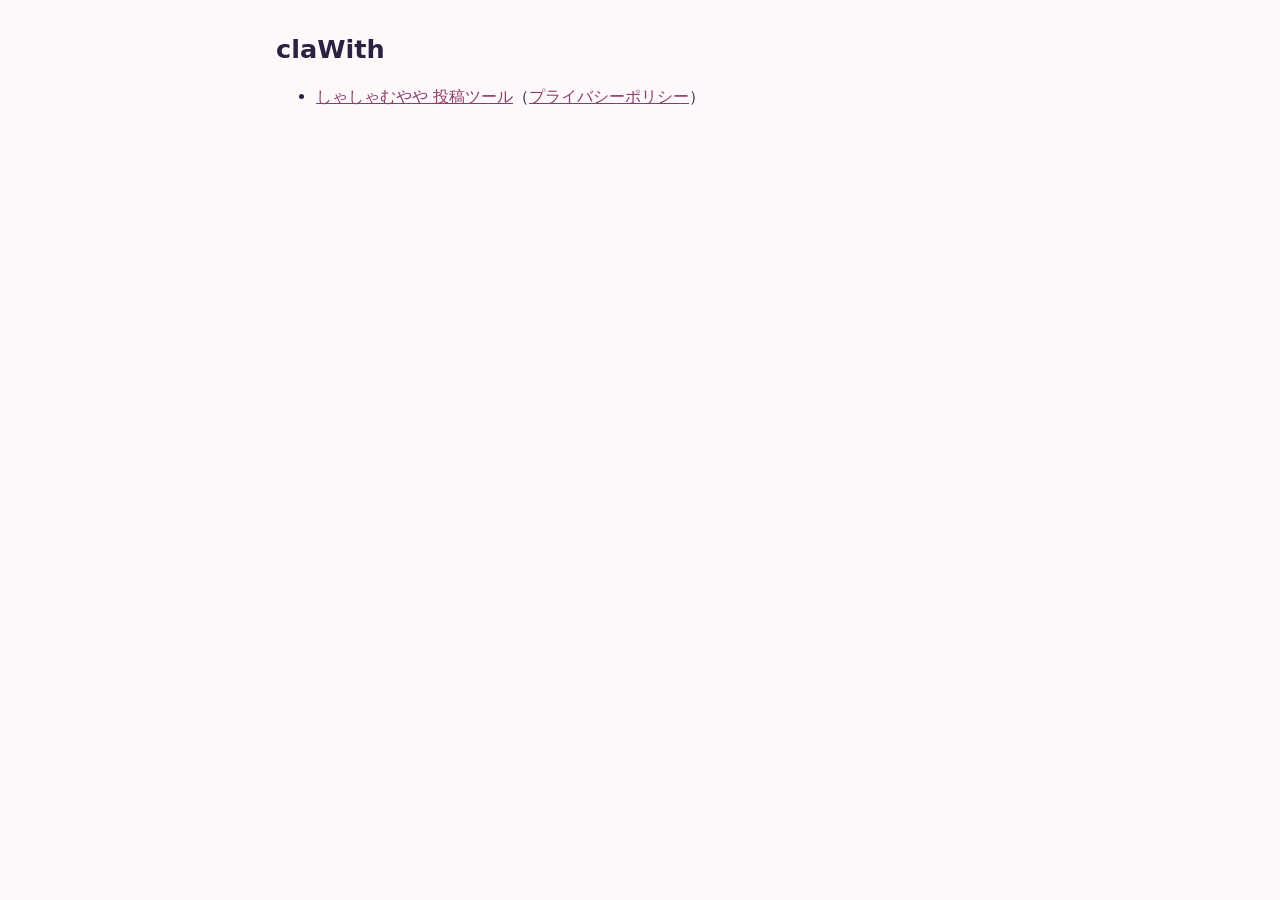
<file: index.html>
<!doctype html>
<html lang="ja">
<head>
<meta charset="utf-8">
<meta name="viewport" content="width=device-width, initial-scale=1">
<title>claWith</title>
<link rel="stylesheet" href="shashamuyaya/style.css">
</head>
<body>
<main>
<h1>claWith</h1>
<ul>
<li><a href="shashamuyaya/">しゃしゃむやや 投稿ツール</a>（<a href="shashamuyaya/privacy.html">プライバシーポリシー</a>）</li>
</ul>
</main>
</body>
</html>
</file>
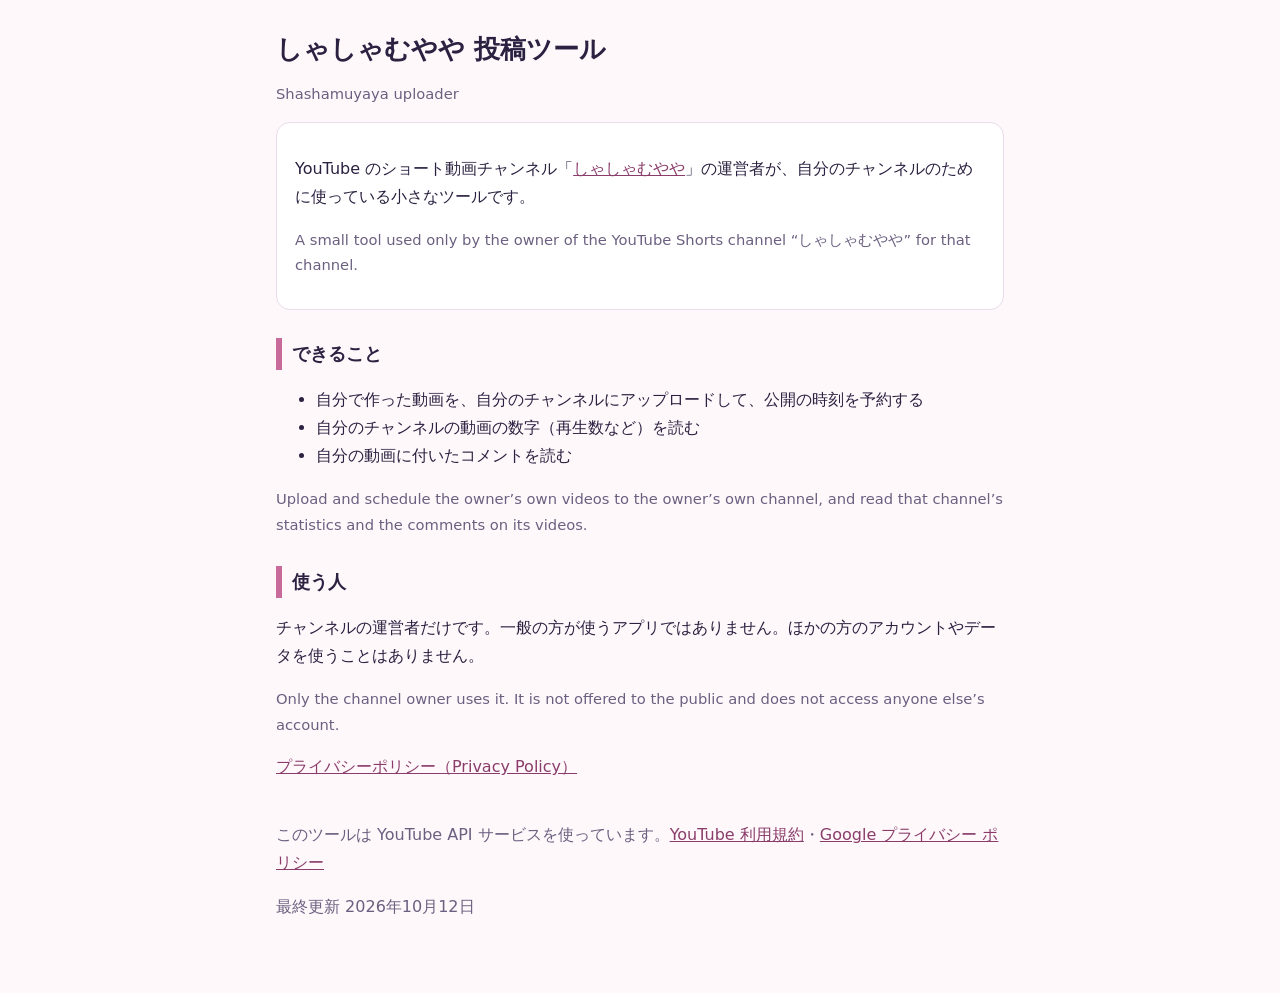
<file: shashamuyaya/index.html>
<!doctype html>
<html lang="ja">
<head>
<meta charset="utf-8">
<meta name="viewport" content="width=device-width, initial-scale=1">
<title>しゃしゃむやや 投稿ツール</title>
<link rel="stylesheet" href="style.css">
</head>
<body>
<main>
<h1>しゃしゃむやや 投稿ツール</h1>
<p class="en">Shashamuyaya uploader</p>

<div class="card">
<p>YouTube のショート動画チャンネル「<a href="https://www.youtube.com/@syasyamuyaya">しゃしゃむやや</a>」の運営者が、自分のチャンネルのために使っている小さなツールです。</p>
<p class="en">A small tool used only by the owner of the YouTube Shorts channel “しゃしゃむやや” for that channel.</p>
</div>

<h2>できること</h2>
<ul>
<li>自分で作った動画を、自分のチャンネルにアップロードして、公開の時刻を予約する</li>
<li>自分のチャンネルの動画の数字（再生数など）を読む</li>
<li>自分の動画に付いたコメントを読む</li>
</ul>
<p class="en">Upload and schedule the owner’s own videos to the owner’s own channel, and read that channel’s statistics and the comments on its videos.</p>

<h2>使う人</h2>
<p>チャンネルの運営者だけです。一般の方が使うアプリではありません。ほかの方のアカウントやデータを使うことはありません。</p>
<p class="en">Only the channel owner uses it. It is not offered to the public and does not access anyone else’s account.</p>

<p><a href="privacy.html">プライバシーポリシー（Privacy Policy）</a></p>

<footer>
<p>このツールは YouTube API サービスを使っています。<a href="https://www.youtube.com/t/terms">YouTube 利用規約</a>・<a href="https://policies.google.com/privacy">Google プライバシー ポリシー</a></p>
<p>最終更新 2026年10月12日</p>
</footer>
</main>
</body>
</html>
</file>
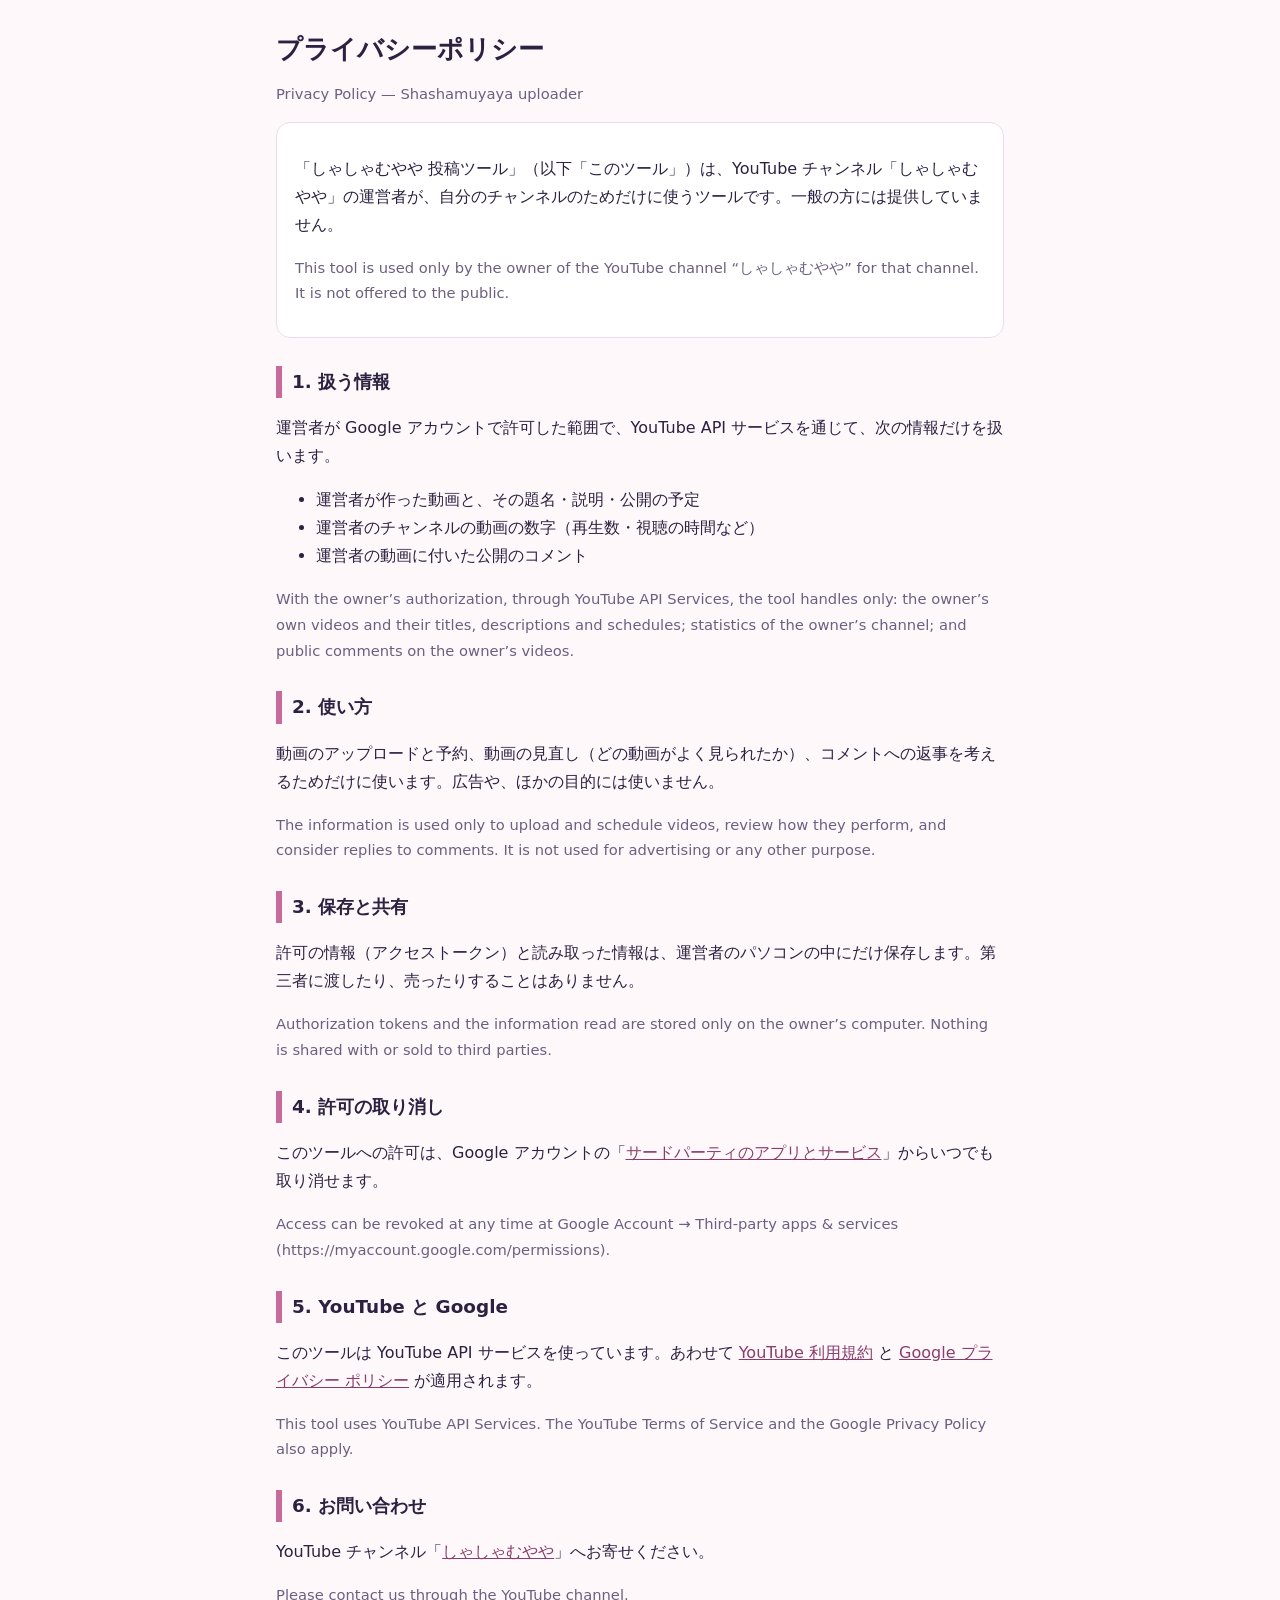
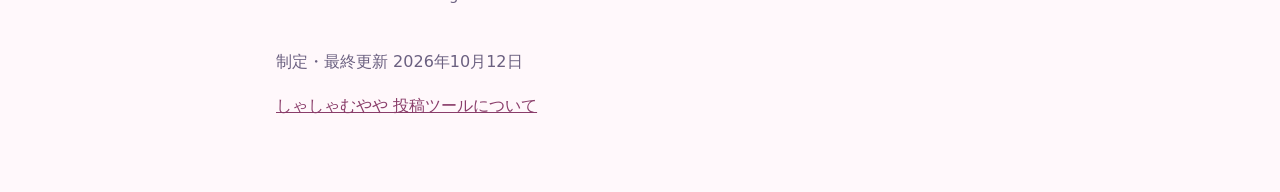
<file: shashamuyaya/privacy.html>
<!doctype html>
<html lang="ja">
<head>
<meta charset="utf-8">
<meta name="viewport" content="width=device-width, initial-scale=1">
<title>プライバシーポリシー｜しゃしゃむやや 投稿ツール</title>
<link rel="stylesheet" href="style.css">
</head>
<body>
<main>
<h1>プライバシーポリシー</h1>
<p class="en">Privacy Policy — Shashamuyaya uploader</p>

<div class="card">
<p>「しゃしゃむやや 投稿ツール」（以下「このツール」）は、YouTube チャンネル「しゃしゃむやや」の運営者が、自分のチャンネルのためだけに使うツールです。一般の方には提供していません。</p>
<p class="en">This tool is used only by the owner of the YouTube channel “しゃしゃむやや” for that channel. It is not offered to the public.</p>
</div>

<h2>1. 扱う情報</h2>
<p>運営者が Google アカウントで許可した範囲で、YouTube API サービスを通じて、次の情報だけを扱います。</p>
<ul>
<li>運営者が作った動画と、その題名・説明・公開の予定</li>
<li>運営者のチャンネルの動画の数字（再生数・視聴の時間など）</li>
<li>運営者の動画に付いた公開のコメント</li>
</ul>
<p class="en">With the owner’s authorization, through YouTube API Services, the tool handles only: the owner’s own videos and their titles, descriptions and schedules; statistics of the owner’s channel; and public comments on the owner’s videos.</p>

<h2>2. 使い方</h2>
<p>動画のアップロードと予約、動画の見直し（どの動画がよく見られたか）、コメントへの返事を考えるためだけに使います。広告や、ほかの目的には使いません。</p>
<p class="en">The information is used only to upload and schedule videos, review how they perform, and consider replies to comments. It is not used for advertising or any other purpose.</p>

<h2>3. 保存と共有</h2>
<p>許可の情報（アクセストークン）と読み取った情報は、運営者のパソコンの中にだけ保存します。第三者に渡したり、売ったりすることはありません。</p>
<p class="en">Authorization tokens and the information read are stored only on the owner’s computer. Nothing is shared with or sold to third parties.</p>

<h2>4. 許可の取り消し</h2>
<p>このツールへの許可は、Google アカウントの「<a href="https://myaccount.google.com/permissions">サードパーティのアプリとサービス</a>」からいつでも取り消せます。</p>
<p class="en">Access can be revoked at any time at Google Account → Third-party apps &amp; services (https://myaccount.google.com/permissions).</p>

<h2>5. YouTube と Google</h2>
<p>このツールは YouTube API サービスを使っています。あわせて <a href="https://www.youtube.com/t/terms">YouTube 利用規約</a> と <a href="https://policies.google.com/privacy">Google プライバシー ポリシー</a> が適用されます。</p>
<p class="en">This tool uses YouTube API Services. The YouTube Terms of Service and the Google Privacy Policy also apply.</p>

<h2>6. お問い合わせ</h2>
<p>YouTube チャンネル「<a href="https://www.youtube.com/@syasyamuyaya">しゃしゃむやや</a>」へお寄せください。</p>
<p class="en">Please contact us through the YouTube channel.</p>

<footer>
<p>制定・最終更新 2026年10月12日</p>
<p><a href="index.html">しゃしゃむやや 投稿ツールについて</a></p>
</footer>
</main>
</body>
</html>
</file>
<file: shashamuyaya/style.css>
:root { --bg: #fff8fb; --ink: #2b2140; --sub: #6b6080; --acc: #c86b9a; --card: #ffffff; --line: #eadcea; }
* { box-sizing: border-box; }
body { margin: 0; background: var(--bg); color: var(--ink); font-family: 'BIZ UDPGothic', 'Hiragino Sans', 'Yu Gothic', 'Meiryo', system-ui, sans-serif; line-height: 1.75; }
main { max-width: 760px; margin: 0 auto; padding: 32px 16px 56px; }
h1 { font-size: 1.6rem; line-height: 1.35; margin: 0 0 6px; }
h2 { font-size: 1.15rem; margin: 28px 0 8px; border-left: 6px solid var(--acc); padding-left: 10px; }
p, li { font-size: 1rem; }
.en { color: var(--sub); font-size: .92rem; }
.card { background: var(--card); border: 1px solid var(--line); border-radius: 14px; padding: 16px 18px; margin: 14px 0; }
a { color: #8a3d6a; }
footer { margin-top: 40px; color: var(--sub); font-size: .85rem; }
</file>
